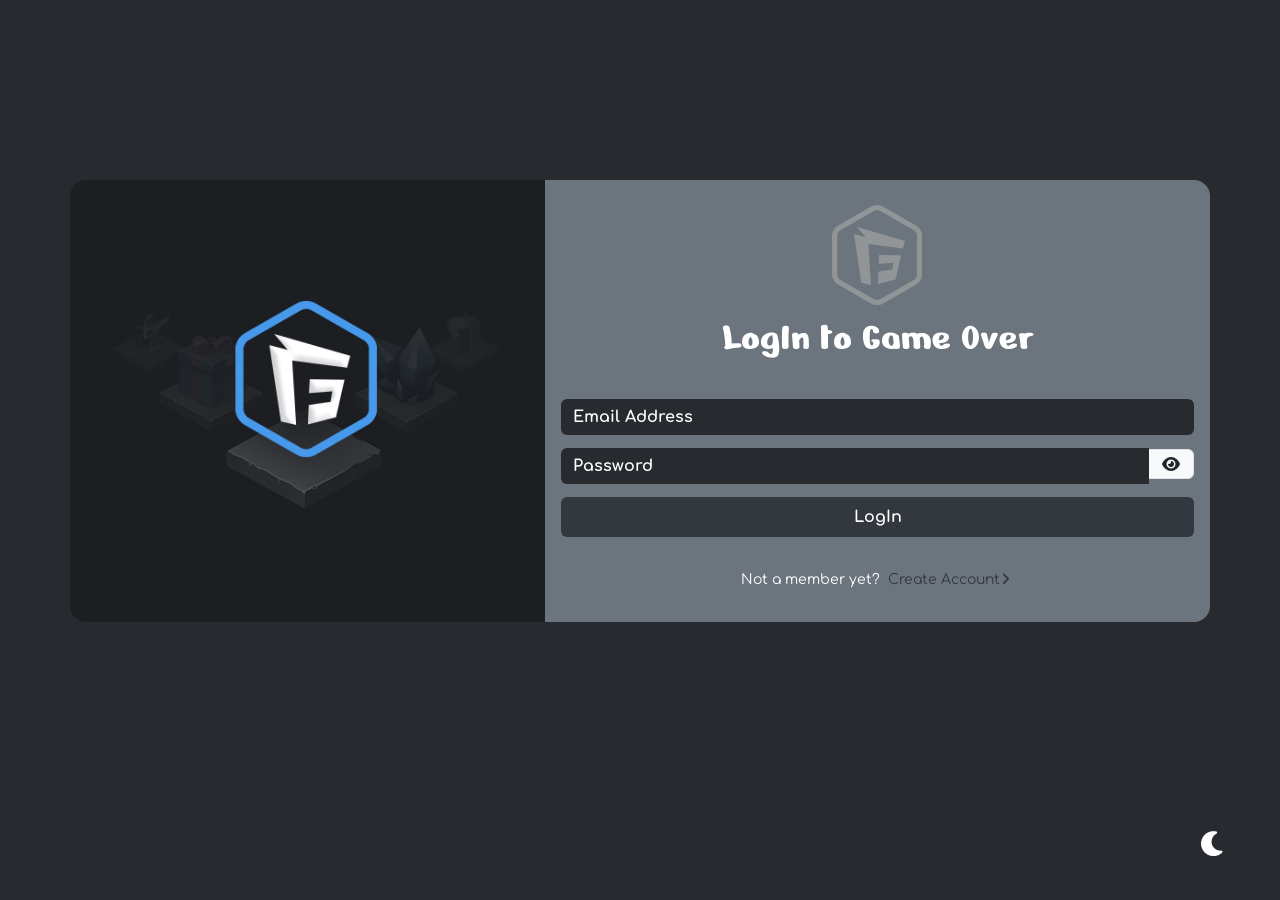
<file: index.html>
<!DOCTYPE html>
<html lang="en" data-theme="dark">

<head>
    <meta charset="UTF-8">
    <meta name="viewport" content="width=device-width, initial-scale=1.0">
    <meta name="description" content="Game Over Site">
    <meta name="keywords" content="Game , موقع ألعاب">
    <meta name="author" content="Noura Azab">
    <title>LogIn</title>
    <!-- ?=====================google fonts======================= -->
    <link rel="preconnect" href="https://fonts.googleapis.com">
    <link rel="preconnect" href="https://fonts.gstatic.com" crossorigin>
    <link href="https://fonts.googleapis.com/css2?family=Comfortaa:wght@300..700&family=Nerko+One&display=swap"
        rel="stylesheet">
    <!-- ?=====================Bootstrap5======================= -->
    <link rel="stylesheet" href="css/bootstrap.min.css">
    <!-- ?=====================font Awesome======================= -->
    <link rel="stylesheet" href="css/all.min.css">
    <!-- ?=====================custom css file======================= -->
    <link rel="stylesheet" href="css/style.css">
</head>

<body>

    <section id="login" class="login-section">

        <div class="container  rounded-4 overflow-hidden">
            <div class="row   gap-0">
                <!-- img -->
                <div class="col-lg-5  p-0 ">
                    <div class="img">
                    </div>

                </div>
                <!--inputs  -->
                <div class="inputs col-lg-7 px-3 py-4 bg-secondary">
                    <div>
                        <div class="title d-flex justify-content-center align-items-center mb-3">
                            <div class="text-center">
                                <img src="./images/logo-sm.png" alt="logo">
                                <h1 class="inputs-title mt-2">LogIn to Game Over</h1>
                            </div>

                        </div>
                        <!-- =================== -->
                        <form>
                            <div class="row row-cols-sm-1">
                                <div class="col">
                                    <div>
                                        <input type="email" id="email" placeholder="Email Address" class="form-control">
                                        <ul class="invalid-feedback text-danger py-1 mb-0  alert alert-danger">
                                            <li>is required</li>
                                            <li>The name must be 2-50 characters long and can include letters, numbers,
                                                or symbols (&, $, #, _)</li>
                                        </ul>
                                    </div>
                                </div>
                                <div class="col">
                                    <div>
                                        <div class="input-group d-flex flex-nowrap align-items-center">
                                            <input type="password" id="password" placeholder="Password"
                                                class="form-control">

                                            <span class="input-group-text d-none mt-2"><i
                                                    class="fa-solid fa-eye-slash"></i></span>
                                            <span class="input-group-text mt-2"><i class="fa-solid fa-eye"></i></span>

                                        </div>
                                        <ul id="invalid-msg-password"
                                            class=" text-danger py-1 mb-0  alert alert-danger d-none">
                                            <li>is required</li>
                                            <li>Minimum eight characters, at least one letter and one number</li>
                                        </ul>
                                    </div>
                                </div>
                                <div class="col">
                                    <button type="submit" class=" w-100 text-center p-2 rounded-2"
                                        id="Register-btn">LogIn</button>
                                    <p id="login-msg" class="text-danger text-center fw-bold"></p>
                                </div>
                                <div class="col">
                                    <div class="d-flex p-2 align-items-center justify-content-center gap-2 small mt-2">
                                        <span class="question">Not a member yet?</span>
                                        <a class="go" href="register.html">Create Account<i
                                                class="fa-solid fa-angle-right"></i></a>
                                    </div>

                                </div>

                            </div>
                        </form>

                    </div>

                </div>
            </div>

        </div>
        <div class="loading d-none">
            <span class="loader"></span>
        </div>

    </section>


    <!-- ================================ -->
    <!-- change mode | theme -->

    <span class="change-theme"><i class="fa-solid fa-moon fw-bold text-white"></i></span>
    <span class="change-theme"><i class="fa-solid fa-sun fw-bold text-white d-none"></i></span>








    <!-- ?=====================Bootstrap5======================= -->
    <script src="js/bootstrap.bundle.min.js"></script>
    <!-- ?=====================main js file======================= -->
    <script src="js/main.js"></script>

</body>

</html>
</file>
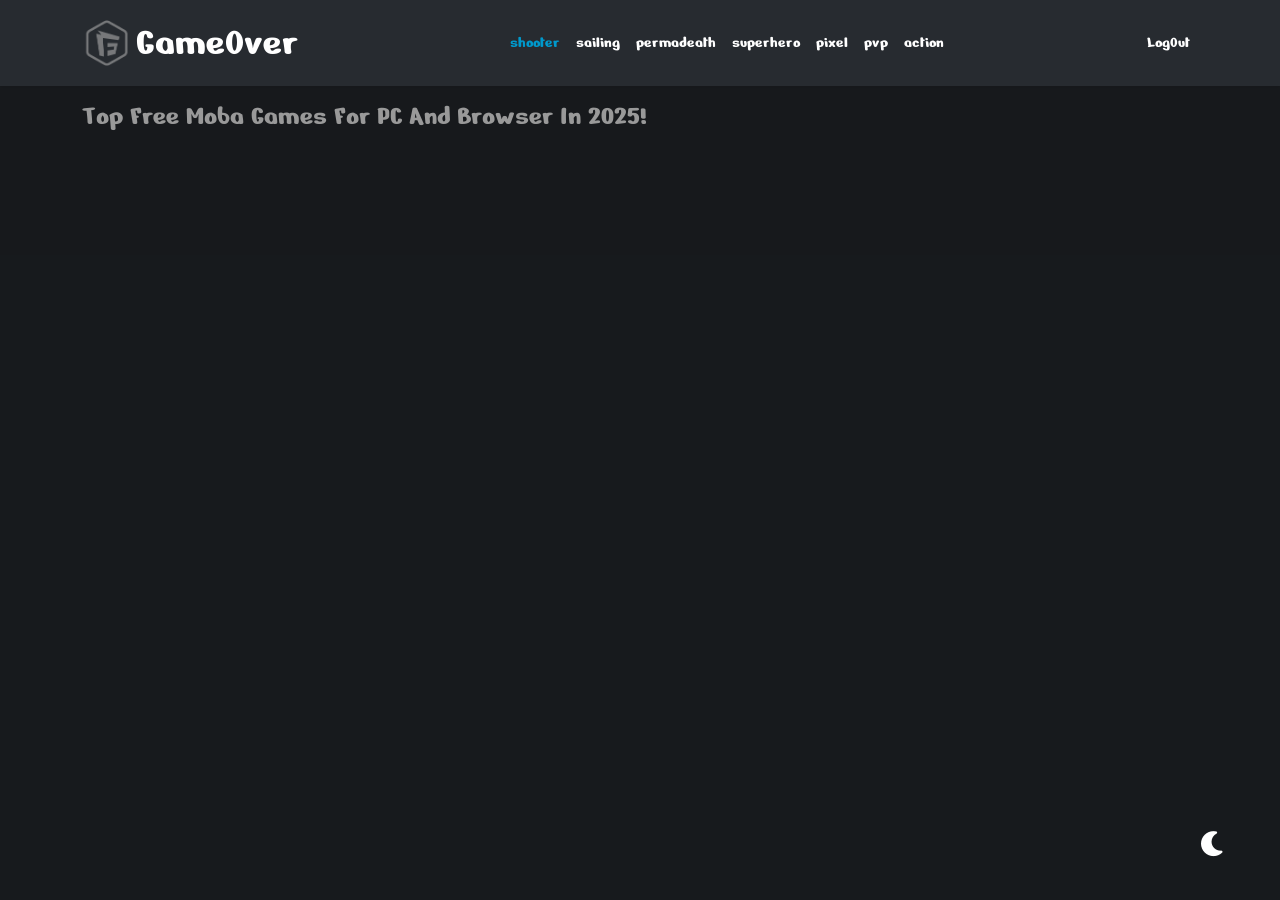
<file: home.html>
<!DOCTYPE html>
<html lang="en" data-theme="dark">

<head>
    <meta charset="UTF-8">
    <meta name="viewport" content="width=device-width, initial-scale=1.0">
    <meta name="description" content="Game Over Site">
    <meta name="keywords" content="Game , موقع ألعاب">
    <meta name="author" content="Noura Azab">
    <title>Home</title>
    <!-- ?=====================google fonts======================= -->
    <link rel="preconnect" href="https://fonts.googleapis.com">
    <link rel="preconnect" href="https://fonts.gstatic.com" crossorigin>
    <link href="https://fonts.googleapis.com/css2?family=Comfortaa:wght@300..700&family=Nerko+One&display=swap"
        rel="stylesheet">
    <!-- ?=====================Bootstrap5======================= -->
    <link rel="stylesheet" href="css/bootstrap.min.css">
    <!-- ?=====================font Awesome======================= -->
    <link rel="stylesheet" href="css/all.min.css">
    <!-- ?=====================custom css file======================= -->
    <link rel="stylesheet" href="css/style.css">
</head>

<body>

    <header class="">
        <nav class="navbar navbar-expand-lg fixed-top shadow-sm">
            <div class="container">

                <div class="d-flex align-items-center">
                    <div class="img me-1">
                        <img src="./images/logo-sm.png" class="w-100" alt="logo">
                    </div>
                    <a class="navbar-brand logo-title">GameOver</a>
                </div>

                <button class="navbar-toggler" type="button" data-bs-toggle="collapse"
                    data-bs-target="#navbarSupportedContent" aria-controls="navbarSupportedContent"
                    aria-expanded="false" aria-label="Toggle navigation">
                    <span class="navbar-toggler-icon"></span>
                </button>

                <div class="collapse navbar-collapse" id="navbarSupportedContent">
                    <ul class="game-nav navbar-nav mx-auto mb-2 mb-lg-0 ">
                        <li class="nav-item">
                            <a class="nav-link active" aria-current="page" href="#" data-category="shooter">shooter</a>
                        </li>
                        <li class="nav-item">
                            <a class="nav-link" href="#" data-category="sailing">sailing</a>
                        </li>
                        <li class="nav-item">
                            <a class="nav-link" href="#" data-category="permadeath">permadeath</a>
                        </li>
                        <li class="nav-item">
                            <a class="nav-link" href="#" data-category="superhero">superhero</a>
                        </li>
                        <li class="nav-item">
                            <a class="nav-link" href="#" data-category="pixel">pixel</a>
                        </li>
                        <li class="nav-item">
                            <a class="nav-link" href="#" data-category="pvp">pvp</a>
                        </li>
                        <li class="nav-item">
                            <a class="nav-link" href="#" data-category="action">action</a>
                        </li>


                    </ul>

                    <ul class="navbar-nav mb-2 mb-lg-0">
                        <li class="nav-item">
                            <a href="./index.html" class="nav-link" style="cursor: pointer;">LogOut</a>

                        </li>
                    </ul>
                </div>
            </div>
        </nav>
    </header>

    <main>
        <section class="games-section position-relative">
            <div class="container">
                <h1 class="title  h3">Top Free Moba Games For PC And Browser In 2025!</h1>

                <div class="row row-cols-sm-1 row-cols-md-3 row-cols-lg-4 g-4 mt-4" id="rowData">

                </div>
            </div>
            <div class="loading d-none">
                <span class="loader"></span>
            </div>
        </section>



    </main>


    <!-- ================================ -->
    <!-- change mode | theme -->

    <span class="change-theme"><i class="fa-solid fa-moon fw-bold text-white"></i></span>
    <span class="change-theme"><i class="fa-solid fa-sun fw-bold text-white d-none"></i></span>













    <!-- ?=====================Bootstrap5======================= -->
    <script src="js/bootstrap.bundle.min.js"></script>
    <!-- ?=====================main js file======================= -->
    <script src="js/home.js"></script>

</body>

</html>
</file>
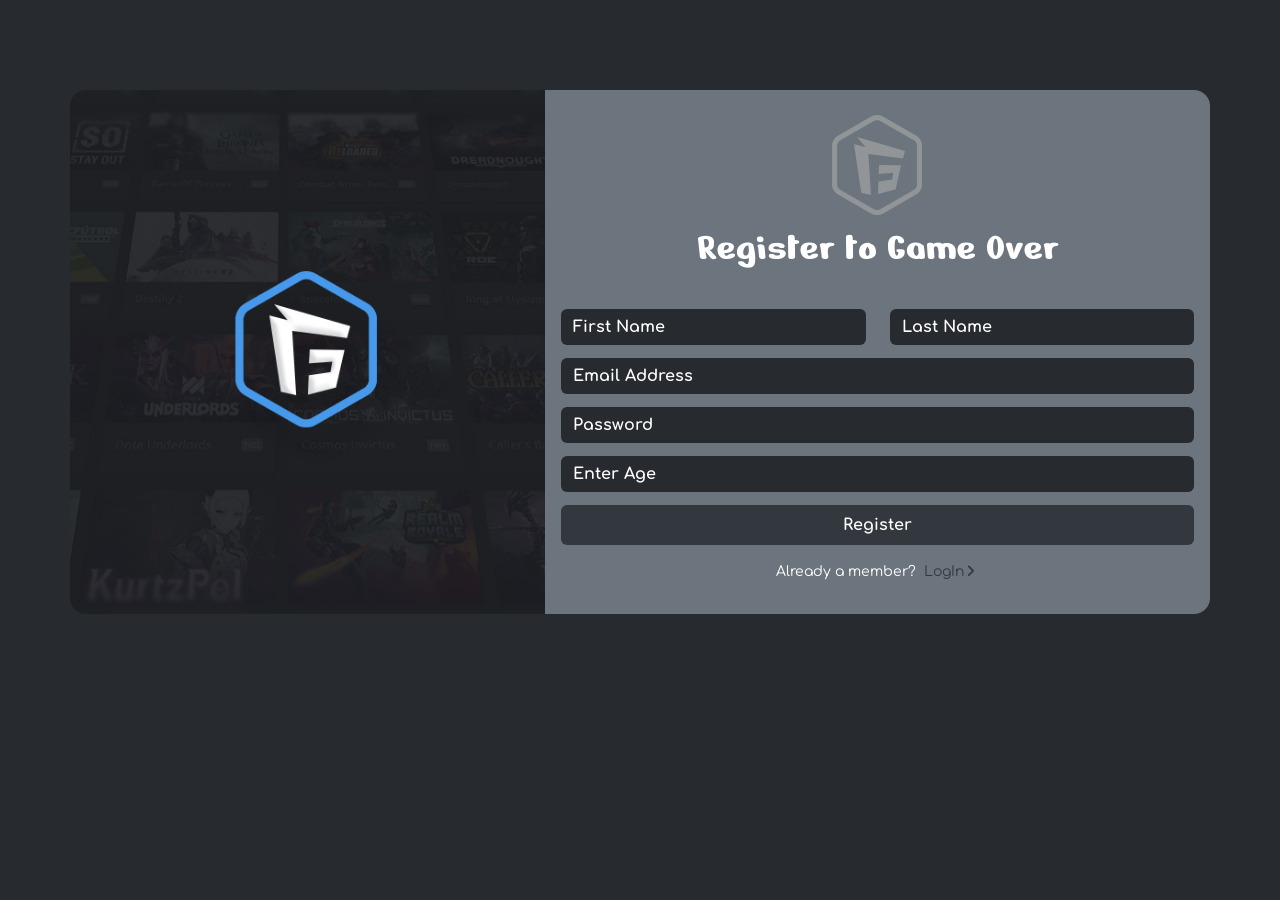
<file: regester.html>
<!DOCTYPE html>
<html lang="en" data-theme="dark">

<head>
    <meta charset="UTF-8">
    <meta name="viewport" content="width=device-width, initial-scale=1.0">
    <meta name="description" content="Game Over Site">
    <meta name="keywords" content="Game , موقع ألعاب">
    <meta name="author" content="Noura Azab">
    <title>Game Over</title>
    <!-- ?=====================google fonts======================= -->
    <link rel="preconnect" href="https://fonts.googleapis.com">
    <link rel="preconnect" href="https://fonts.gstatic.com" crossorigin>
    <link href="https://fonts.googleapis.com/css2?family=Comfortaa:wght@300..700&family=Nerko+One&display=swap"
        rel="stylesheet">
    <!-- ?=====================Bootstrap5======================= -->
    <link rel="stylesheet" href="css/bootstrap.min.css">
    <!-- ?=====================font Awesome======================= -->
    <link rel="stylesheet" href="css/all.min.css">
    <!-- ?=====================custom css file======================= -->
    <link rel="stylesheet" href="css/style.css">
</head>

<body>


    <section id="register" class="register-section ">
        <div class="container  rounded-4 overflow-hidden">
            <div class="row   gap-0">
                <!-- img -->
                <div class="col-lg-5  p-0 ">
                    <div class="img">
                    </div>

                </div>
                <!--inputs  -->
                <div class="inputs col-lg-7 px-3 py-4 bg-secondary">
                    <div >
                        <div class="title d-flex justify-content-center align-items-center mb-3">
                            <div class="text-center">
                                <img src="./images/logo-sm.png" alt="">
                                <h1 class="inputs-title mt-2">Register to Game Over</h1>
                            </div>

                        </div>
                        <!-- =================== -->
                        <form>
                            <div class="row">
                                <div class="col-md-6">
                                    <div>
                                        <input type="text" placeholder="First Name" class="form-control">
                                    </div>
                            
                                </div>
                                <div class="col-md-6">
                                     <div>
                                        <input type="text" placeholder="Last Name" class="form-control">
                                    </div>
                                </div>
                            </div>
                            <div class="row row-cols-sm-1">
                                <div class="col">
                                     <div>
                                        <input type="email" placeholder="Email Address" class="form-control">
                                    </div>
                                </div>
                                <div class="col">
                                    <div>
                                        <input type="password" placeholder="Password" class="form-control">
                                    </div>
                                </div>
                                <div class="col">
                                    <div>
                                        <input type="number" placeholder="Enter Age" class="form-control no-arrows">
                                    </div>
                                </div>
                                <div class="col">
                                    <button type="submit" class=" w-100 text-center p-2 rounded-2" id="Register-btn">Register</button>
                                </div>
                                <div class="col">
                                    <div class="d-flex p-2 align-items-center justify-content-center gap-2 small mt-2">
                                        <span class="question">Already a member? </span>
                                        <a class="go" href="#">LogIn<i class="fa-solid fa-angle-right "></i></a>
                                    </div>
                                    
                                </div>
                            
                            </div>
                        </form>

                    </div>

                </div>
            </div>

        </div>

    </section>










    <!-- ?=====================Bootstrap5======================= -->
    <script src="js/bootstrap.bundle.min.js"></script>
    <!-- ?=====================main js file======================= -->
    <script src="js/regester.js"></script>

</body>

</html>
</file>
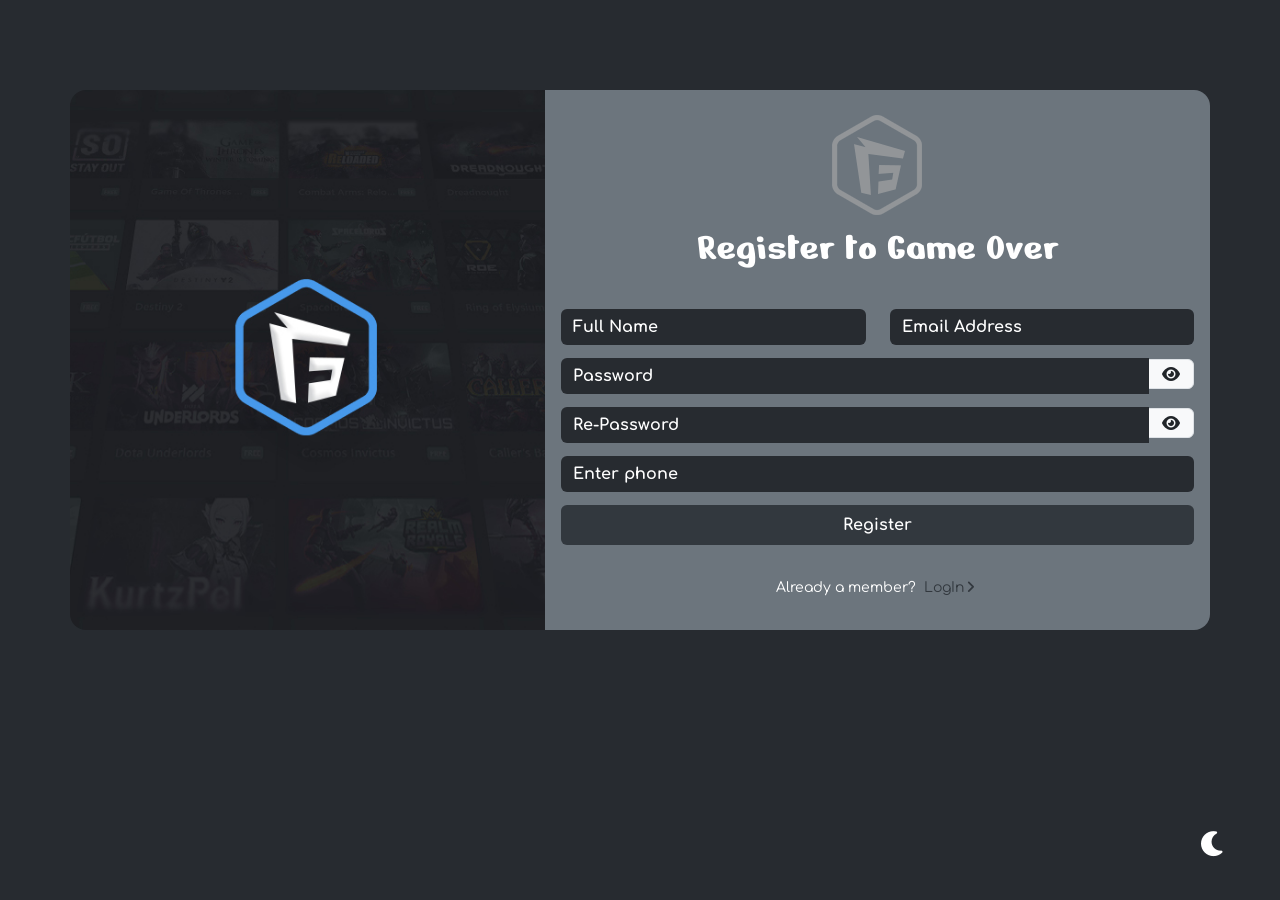
<file: register.html>
<!DOCTYPE html>
<html lang="en" data-theme="dark">

<head>
    <meta charset="UTF-8">
    <meta name="viewport" content="width=device-width, initial-scale=1.0">
    <meta name="description" content="Game Over Site">
    <meta name="keywords" content="Game , موقع ألعاب">
    <meta name="author" content="Noura Azab">
    <title>Register</title>
    <!-- ?=====================google fonts======================= -->
    <link rel="preconnect" href="https://fonts.googleapis.com">
    <link rel="preconnect" href="https://fonts.gstatic.com" crossorigin>
    <link href="https://fonts.googleapis.com/css2?family=Comfortaa:wght@300..700&family=Nerko+One&display=swap"
        rel="stylesheet">
    <!-- ?=====================Bootstrap5======================= -->
    <link rel="stylesheet" href="css/bootstrap.min.css">
    <!-- ?=====================font Awesome======================= -->
    <link rel="stylesheet" href="css/all.min.css">
    <!-- ?=====================custom css file======================= -->
    <link rel="stylesheet" href="css/style.css">
</head>

<body>


    <section id="register" class="register-section ">
        <div class="container  rounded-4 overflow-hidden">
            <div class="row   gap-0">
                <!-- img -->
                <div class="col-lg-5  p-0 ">
                    <div class="img">
                    </div>

                </div>
                <!--inputs  -->
                <div class="inputs col-lg-7 px-3 py-4 bg-secondary">
                    <div>
                        <div class="title d-flex justify-content-center align-items-center mb-3">
                            <div class="text-center">
                                <img src="./images/logo-sm.png" alt="logo">
                                <h1 class="inputs-title mt-2">Register to Game Over</h1>
                            </div>

                        </div>
                        <!-- =================== -->
                        <form>
                            <div class="row">
                                <div class="col-md-6">
                                    <div>
                                        <input type="text" id="name" placeholder="Full Name" class="form-control">
                                        <!-- <p class="invalid-feedback text-danger  p-2 rounded-2 alert alert-danger">is required</p> -->
                                        <ul class="invalid-feedback text-danger py-1 mb-0  alert alert-danger">
                                            <li>is required</li>
                                            <li>The name must be 2-50 characters long and can include letters, numbers,
                                                or symbols (&, $, #, _) and spaces</li>
                                        </ul>
                                    </div>

                                </div>
                                <div class="col-md-6">
                                    <div>
                                        <input type="email" id="email" placeholder="Email Address" class="form-control">
                                        <ul class="invalid-feedback text-danger py-1 mb-0  alert alert-danger">
                                            <li>is required</li>
                                            <li>The name must be 2-50 characters long and can include letters, numbers,
                                                or symbols (&, $, #, _)</li>
                                        </ul>
                                    </div>
                                </div>
                            </div>
                            <div class="row row-cols-1">
                                <div class="col">
                                    <div>
                                        <div class="input-group d-flex flex-nowrap align-items-center">
                                            <input type="password" id="password" placeholder="Password"
                                                class="form-control">

                                            <span class="input-group-text d-none mt-2"><i
                                                    class="fa-solid fa-eye-slash"></i></span>
                                            <span class="input-group-text mt-2"><i class="fa-solid fa-eye"></i></span>

                                        </div>
                                        <ul id="invalid-msg-password"
                                            class=" text-danger py-1 mb-0  alert alert-danger d-none">
                                            <li>is required</li>
                                            <li>Minimum eight characters, at least one letter and one number</li>
                                        </ul>
                                    </div>
                                </div>
                                <div class="col">
                                    <div>
                                        <div class="input-group d-flex flex-nowrap align-items-center">
                                            <input type="password" id="repassword" placeholder="Re-Password"
                                                class="form-control">

                                            <span class="input-group-text d-none mt-2"><i
                                                    class="fa-solid fa-eye-slash"></i></span>
                                            <span class="input-group-text mt-2"><i class="fa-solid fa-eye"></i></span>

                                        </div>
                                        <ul id="invalid-msg-repassword"
                                            class=" text-danger py-1 mb-0  alert alert-danger d-none">
                                            <li>is required</li>
                                            <li>Minimum eight characters, at least one letter and one number</li>
                                        </ul>
                                    </div>
                                </div>
                                <div class="col">
                                    <div>
                                        <input type="tel" id="phone" placeholder="Enter phone" class="form-control ">
                                        <ul class="invalid-feedback text-danger py-1 mb-0  alert alert-danger">
                                            <li>is required</li>
                                            <li>Egyptian numbers are only allowed, start with (010 | 011 | 012 | 015) :)
                                            </li>
                                        </ul>
                                    </div>
                                </div>
                                <div class="col">
                                    <button type="submit" class=" w-100 text-center p-2 rounded-2"
                                        id="Register-btn">Register</button>
                                    <p id="register-msg" class="text-danger text-center fw-bold"></p>

                                </div>
                                <div class="col">
                                    <div class="d-flex p-2 align-items-center justify-content-center gap-2 small mt-2">
                                        <span class="question">Already a member? </span>
                                        <a class="go" href="index.html">LogIn<i
                                                class="fa-solid fa-angle-right "></i></a>
                                    </div>

                                </div>

                            </div>
                        </form>

                    </div>

                </div>
            </div>

        </div>
        <div class="loading d-none">
            <span class="loader"></span>
        </div>

    </section>


    <!-- ================================ -->
    <!-- change mode | theme -->

    <span class="change-theme"><i class="fa-solid fa-moon fw-bold text-white"></i></span>
    <span class="change-theme"><i class="fa-solid fa-sun fw-bold text-white d-none"></i></span>










    <!-- ?=====================Bootstrap5======================= -->
    <script src="js/bootstrap.bundle.min.js"></script>
    <!-- ?=====================main js file======================= -->
    <script src="js/regester.js"></script>

</body>

</html>
</file>
<file: css/style.css>
/* !===========  theme customize  =========== */
[data-theme="dark"] {
    --main-color: #272b30;
    --second-color: #32383e;
    --color-text: #fff;
    --btn-main-color: #272729;
}

[data-theme="light"] {
    --main-color: #eee;
    --second-color: #909396;
    --color-text: #000;
    --btn-main-color: #414550;
}

/* --------------- */
body {
    background-color: var(--main-color);
    font-family: "Comfortaa", sans-serif;
}

h1,
h2,
h3,
h4,
h5,
h6 {
    font-family: "Nerko One", cursive;

}

/* font-family: "Comfortaa", sans-serif; */
/* font-family: "Nerko One", cursive; */

/* ==================== */
.change-theme {
    position: fixed;
    bottom: 4%;
    right: 4%;
    z-index: 9999;
    /* margin: 20px; */
    cursor: pointer;
    font-size: 25px;

}

/* !=========== start register-section  =========== */
.register-section {
    min-height: 80vh;
    margin-top: 10vh;
}

.register-section .img {
    background-image: url("../images/register.jpg");
    background-position: center;
    background-size: cover;

    /* must give it height => to be shown :) */
    height: 100%;
}

.inputs {
    color: var(--color-text);
}

/* ================= */
/* general */
.no-arrows::-webkit-inner-spin-button,
.no-arrows::-webkit-outer-spin-button {
    -webkit-appearance: none;
    margin: 0;
}

.no-arrows {
    -moz-appearance: textfield;
    appearance: textfield;

}

.inputs input::placeholder {
    color: var(--color-text);
    font-weight: bolder;
}

.inputs input {
    margin-top: 13px;
    background-color: var(--main-color);
    color: var(--color-text);
    border: none;
}

.inputs .form-control:focus {
    color: var(--color-text);
    background-color: var(--main-color);

}

.inputs button {
    background-color: var(--second-color);
    color: var(--color-text);
    font-weight: bolder;
    border: none;
    margin-top: 13px;
    transition: all .5s;
}

.inputs button:hover {
    background-color: var(--btn-main-color);
    background-color: rgb(56, 56, 56);
}

/* ----------- */
.inputs .go {
    color: var(--second-color);
    text-decoration: none;
    transition: opacity .5s;
}

.inputs .go:hover {
    opacity: .5;
}

.inputs .go i {
    margin-left: -3px;
}

/* !=========== end register-section  =========== */
/* ?=========== start LogIn-section  =========== */

.login-section {
    min-height: 60vh;
    margin-top: 20vh;
}

.login-section .img {
    background-image: url("../images/login.jpg");
    background-position: center;
    background-size: cover;

    /* must give it height => to be shown :) */
    height: 100%;
}

/* ?=========== end LogIn-section  =========== */
/* !=========== start Home-section  =========== */
/* !=========== header  =========== */
/* general */
body {
    /* height: 3000px; */
}

/* ------------------------- */
/* Navbar toggler button styling */
.navbar-toggler {
    background-color: var(--second-color);
    border-color: var(--second-color);
}

/* Change the hamburger icon color based on theme */
[data-theme="dark"] .navbar-toggler-icon {
    background-image: url("data:image/svg+xml,%3csvg xmlns='http://www.w3.org/2000/svg' viewBox='0 0 30 30'%3e%3cpath stroke='rgba(255, 255, 255, 1)' stroke-linecap='round' stroke-miterlimit='10' stroke-width='2' d='M4 7h22M4 15h22M4 23h22'/%3e%3c/svg%3e");
}

[data-theme="light"] .navbar-toggler-icon {
    background-image: url("data:image/svg+xml,%3csvg xmlns='http://www.w3.org/2000/svg' viewBox='0 0 30 30'%3e%3cpath stroke='rgba(0, 0, 0, 1)' stroke-linecap='round' stroke-miterlimit='10' stroke-width='2' d='M4 7h22M4 15h22M4 23h22'/%3e%3c/svg%3e");
}

/* ------------------------- */
header nav {
    background-color: var(--main-color);
    font-family: "Nerko One", cursive;
    font-weight: 200;
}

header nav a {
    color: var(--color-text) !important;
    font-size: 40px;


}

header nav ul span {
    color: var(--color-text) !important;


}

header nav .img {
    width: 50px;
}

header nav .logo-title {
    font-size: 40px;
}

/* --------- */
header nav .nav-item .nav-link {
    transition: color .6s;
}

header nav .nav-item .nav-link:hover,
header nav .nav-item .nav-link.active {
    color: #09c !important;
}

/* !=========== main  =========== */

.games-section {
    color: var(--color-text);
    padding-top: 100px;

}

.games-section h1 {
    font-family: "Nerko One", cursive;

}

.games-section .card {
    background-color: var(--main-color);
    color: var(--color-text);
}

.games-section .card.shadow {
    box-shadow: 0 0.5rem 1rem rgba(255, 255, 255, 0.15) !important;
}

/* !=========== end Home-section  =========== */
/* ?=========== start details-section  =========== */
.details-section {
    position: relative;
    /* For safety only*/
    min-height: 100vh;
    background-image: url("../images/login.jpg");
    background-position: center;
    background-size: cover;
    background-attachment: fixed;
    /* background-color: var(--main-color); */
}

.details-section .overlay {
    /* position: absolute; */
    /* inset: 0; */
    min-height: 100vh;
    background-color: rgba(255, 255, 255, 0.13);
    background-color: rgba(0, 0, 0, 0.726);
    padding-top: 50px;

}

.details-section .img {
    /* height: 300px; */
    min-width: 350px;
    margin-bottom: 20px;

}

/* =============== */
.details-section .content {
    color: var(--color-text);
    font-family: "Nerko One", cursive;
    font-size: 20px;



}

.details-section .content p {
    font-family: "Comfortaa", sans-serif;


}

.details-section .content a {
    color: var(--color-text);
    /* text-decoration: none; */
}

.details-section .content .breadcrumb-item.active {
    color: #09c;
}

.details-section .breadcrumb-item+.breadcrumb-item::before {
    color: var(--color-text);
}

/* =============== */
















/* ?=========== end details-section  =========== */

.loader {
    transform: rotateZ(45deg);
    perspective: 1000px;
    border-radius: 50%;
    width: 48px;
    height: 48px;
    color: #fff;
}

.loader:before,
.loader:after {
    content: '';
    display: block;
    position: absolute;
    top: 0;
    left: 0;
    width: inherit;
    height: inherit;
    border-radius: 50%;
    transform: rotateX(70deg);
    animation: 1s spin linear infinite;
}

.loader:after {
    color: #FF3D00;
    transform: rotateY(70deg);
    animation-delay: .4s;
}

@keyframes rotate {
    0% {
        transform: translate(-50%, -50%) rotateZ(0deg);
    }

    100% {
        transform: translate(-50%, -50%) rotateZ(360deg);
    }
}

@keyframes rotateccw {
    0% {
        transform: translate(-50%, -50%) rotate(0deg);
    }

    100% {
        transform: translate(-50%, -50%) rotate(-360deg);
    }
}

@keyframes spin {

    0%,
    100% {
        box-shadow: .2em 0px 0 0px currentcolor;
    }

    12% {
        box-shadow: .2em .2em 0 0 currentcolor;
    }

    25% {
        box-shadow: 0 .2em 0 0px currentcolor;
    }

    37% {
        box-shadow: -.2em .2em 0 0 currentcolor;
    }

    50% {
        box-shadow: -.2em 0 0 0 currentcolor;
    }

    62% {
        box-shadow: -.2em -.2em 0 0 currentcolor;
    }

    75% {
        box-shadow: 0px -.2em 0 0 currentcolor;
    }

    87% {
        box-shadow: .2em -.2em 0 0 currentcolor;
    }
}
/* ------------ */
.loading {
    position: fixed;
    inset: 0;
    height: 100vh;

    background-color: rgba(0, 0, 0, .4);
    display: flex;
    align-items: center;
    justify-content: center;
}










/* !===========  media query  =========== */

@media (max-width:992px) {
    .register-section .col-lg-5 {
        display: none;
    }
}
</file>
